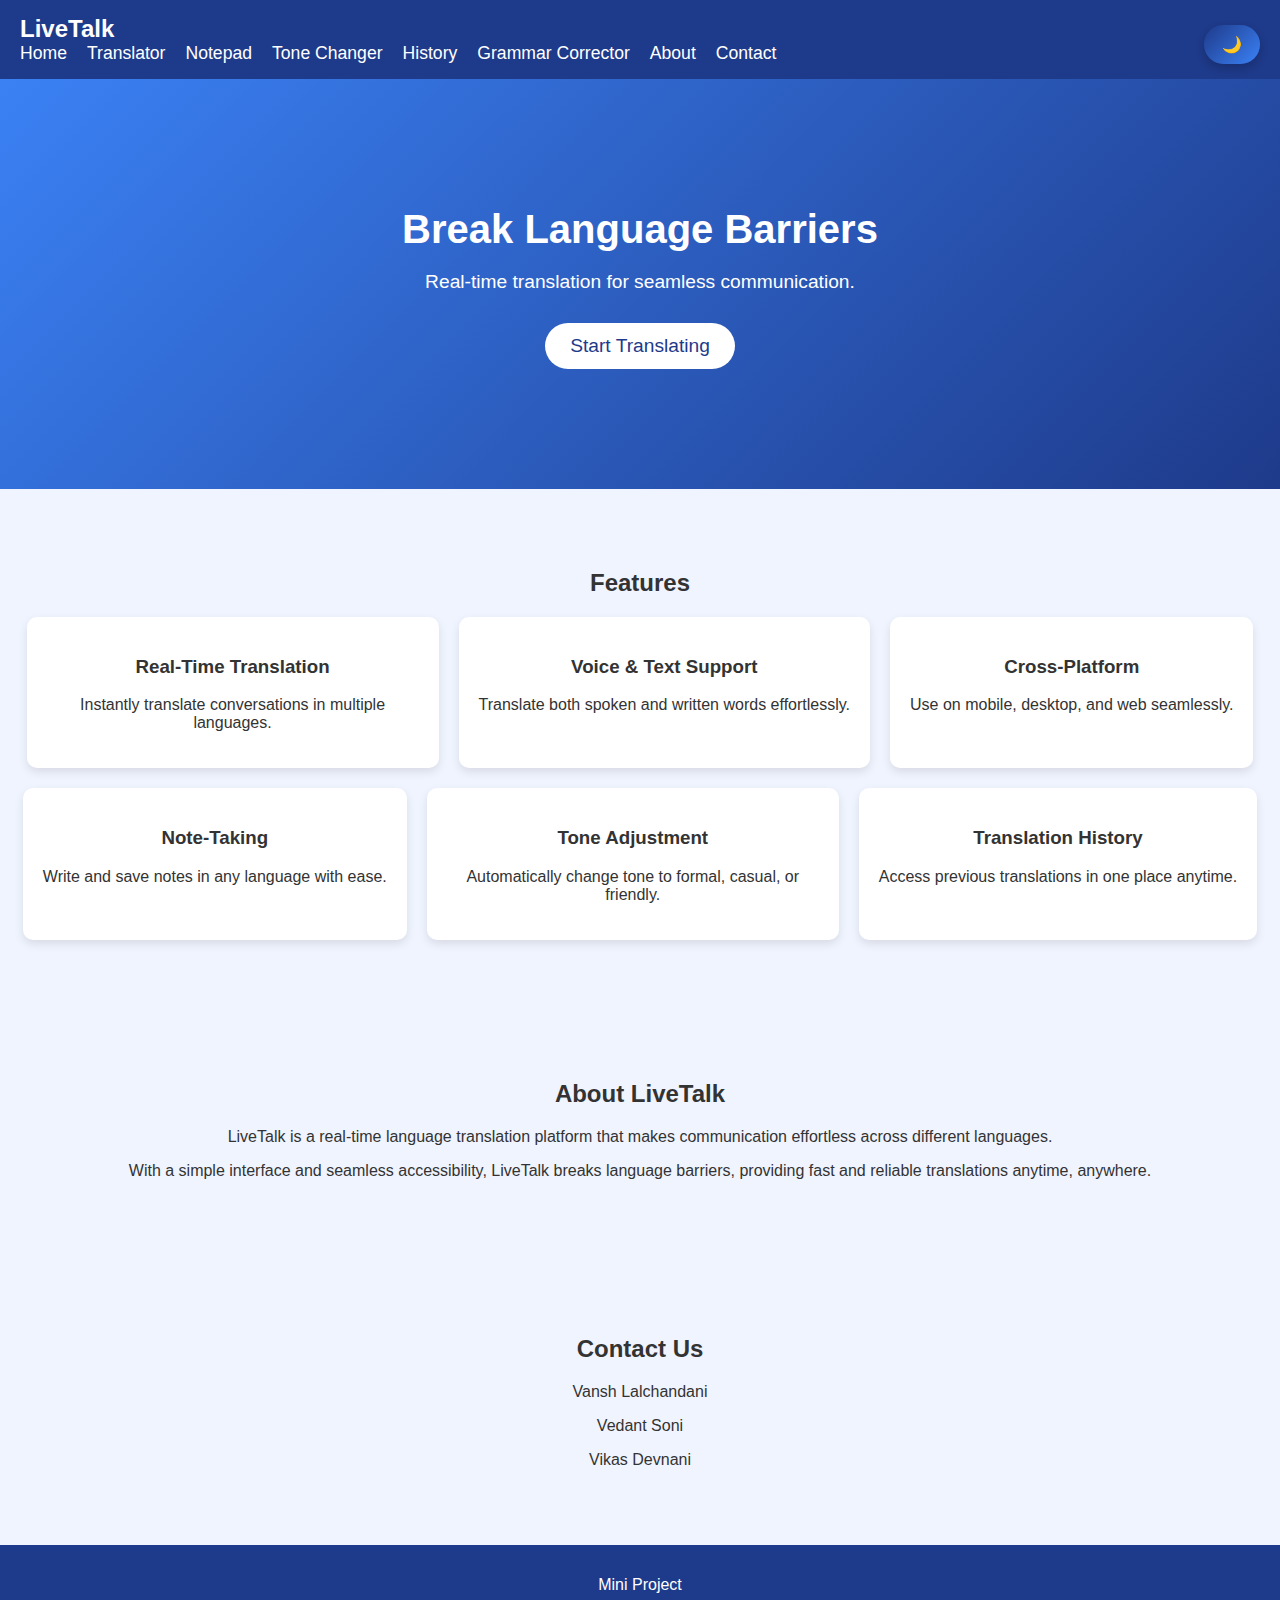
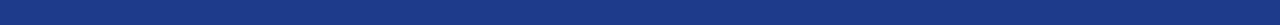
<file: index.html>
<!DOCTYPE html>
<html lang="en">
<head>
  <meta charset="UTF-8" />
  <meta name="viewport" content="width=device-width, initial-scale=1.0"/>
  <title>LiveTalk - Break Language Barriers</title>
  <link rel="stylesheet" href="styles.css" />
  <script defer src="index.js"></script>
</head>
<body>
  <header>
    <nav>
      <div class="logo">LiveTalk</div>
      <ul>
        <li><a href="index.html">Home</a></li>
        <li><a href="translator.html">Translator</a></li>
        <li><a href="notepad.html">Notepad</a></li>
        <li><a href="tone-changer.html">Tone Changer</a></li>
        <li><a href="history.html">History</a></li>
        <li><a href="grammar-corrector.html">Grammar Corrector</a></li>
        <li><a href="#about">About</a></li>
        <li><a href="#contact">Contact</a></li>
      </ul>
    </nav>
    <button id="night-mode-toggle">night</button>
  </header>

  <section class="hero">
    <h1>Break Language Barriers</h1>
    <p>Real-time translation for seamless communication.</p>
    <a href="translator.html"><button>Start Translating</button></a>
  </section>

  <section id="features">
    <h2>Features</h2>
    <div class="feature-grid">
      <div class="feature">
        <h3>Real-Time Translation</h3>
        <p>Instantly translate conversations in multiple languages.</p>
      </div>
      <div class="feature">
        <h3>Voice & Text Support</h3>
        <p>Translate both spoken and written words effortlessly.</p>
      </div>
      <div class="feature">
        <h3>Cross-Platform</h3>
        <p>Use on mobile, desktop, and web seamlessly.</p>
      </div>
      <div class="feature">
        <h3>Note-Taking</h3>
        <p>Write and save notes in any language with ease.</p>
      </div>
      <div class="feature">
        <h3>Tone Adjustment</h3>
        <p>Automatically change tone to formal, casual, or friendly.</p>
      </div>
      <div class="feature">
        <h3>Translation History</h3>
        <p>Access previous translations in one place anytime.</p>
      </div>
    </div>
  </section>

  <section id="about">
    <h2>About LiveTalk</h2>
    <p>LiveTalk is a real-time language translation platform that makes communication effortless across different languages.</p>
    <p>With a simple interface and seamless accessibility, LiveTalk breaks language barriers, providing fast and reliable translations anytime, anywhere.</p>
  </section>

  <section id="contact">
    <h2>Contact Us</h2>
    <p>Vansh Lalchandani</p>
    <p>Vedant Soni</p>
    <p>Vikas Devnani</p>
  </section>

  <footer>
    <p>Mini Project</p>
  </footer>
</body>
</html>
</file>
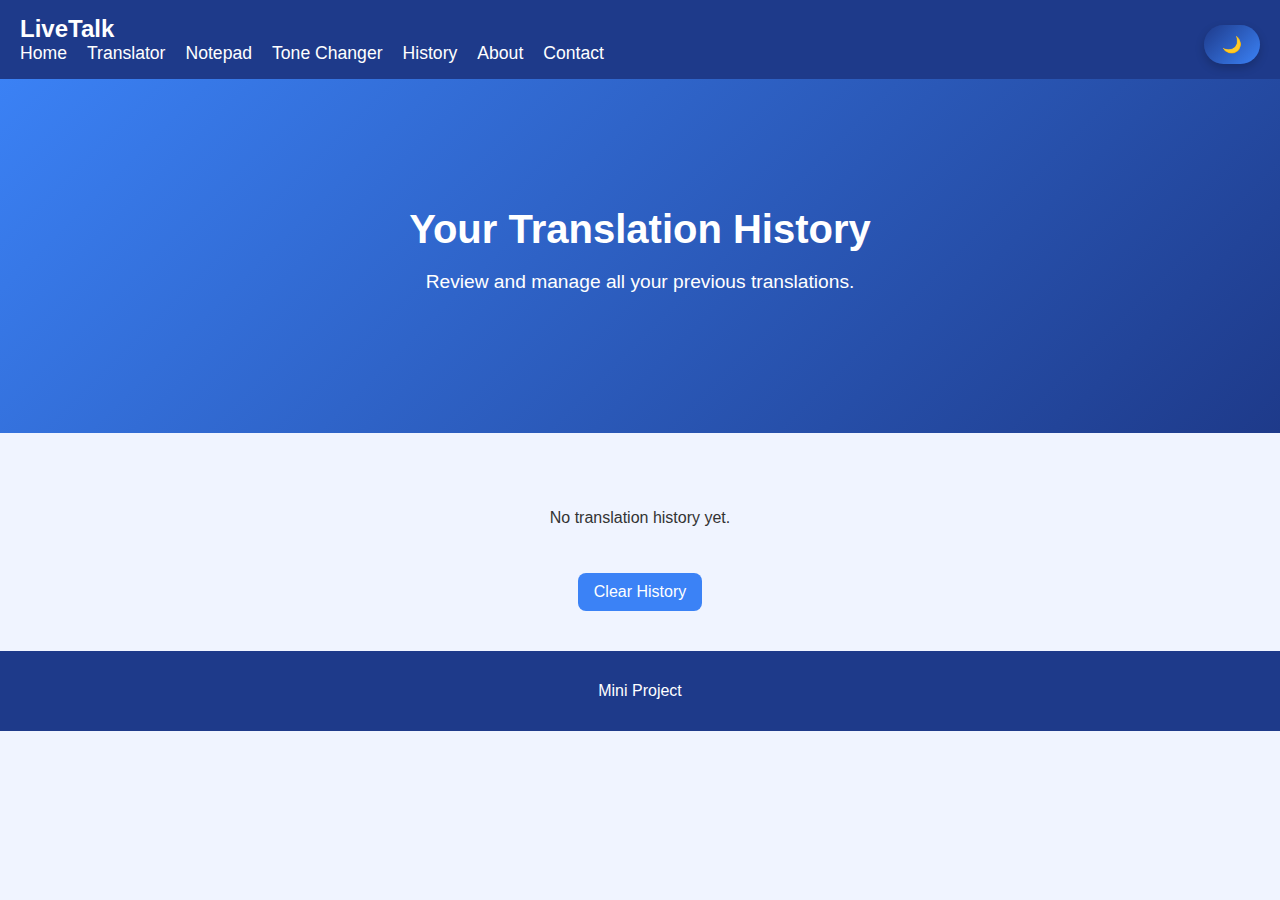
<file: history.html>
<!DOCTYPE html>
<html lang="en">
<head>
  <meta charset="UTF-8" />
  <meta name="viewport" content="width=device-width, initial-scale=1.0"/>
  <title>Translation History - LiveTalk</title>
  <link rel="stylesheet" href="styles.css" />
  <script defer src="history.js"></script>
</head>
<body>
  <header>
    <nav>
      <div class="logo">LiveTalk</div>
      <ul>
        <li><a href="index.html">Home</a></li>
        <li><a href="translator.html">Translator</a></li>
        <li><a href="notepad.html">Notepad</a></li>
        <li><a href="tone-changer.html">Tone Changer</a></li>
        <li><a href="history.html">History</a></li>
        <li><a href="#about">About</a></li>
        <li><a href="#contact">Contact</a></li>
      </ul>
    </nav>
    <button id="night-mode-toggle">🌙</button>
  </header>

  <section id="history" class="hero">
    <h1>Your Translation History</h1>
    <p>Review and manage all your previous translations.</p>
  </section>

  <section id="history-section">
    <div id="history-list"></div>
    <div class="actions">
      <button class="action-btn" id="clear-history">Clear History</button>
    </div>
  </section>

  <footer>
    <p>Mini Project</p>
  </footer>
</body>
</html>
</file>
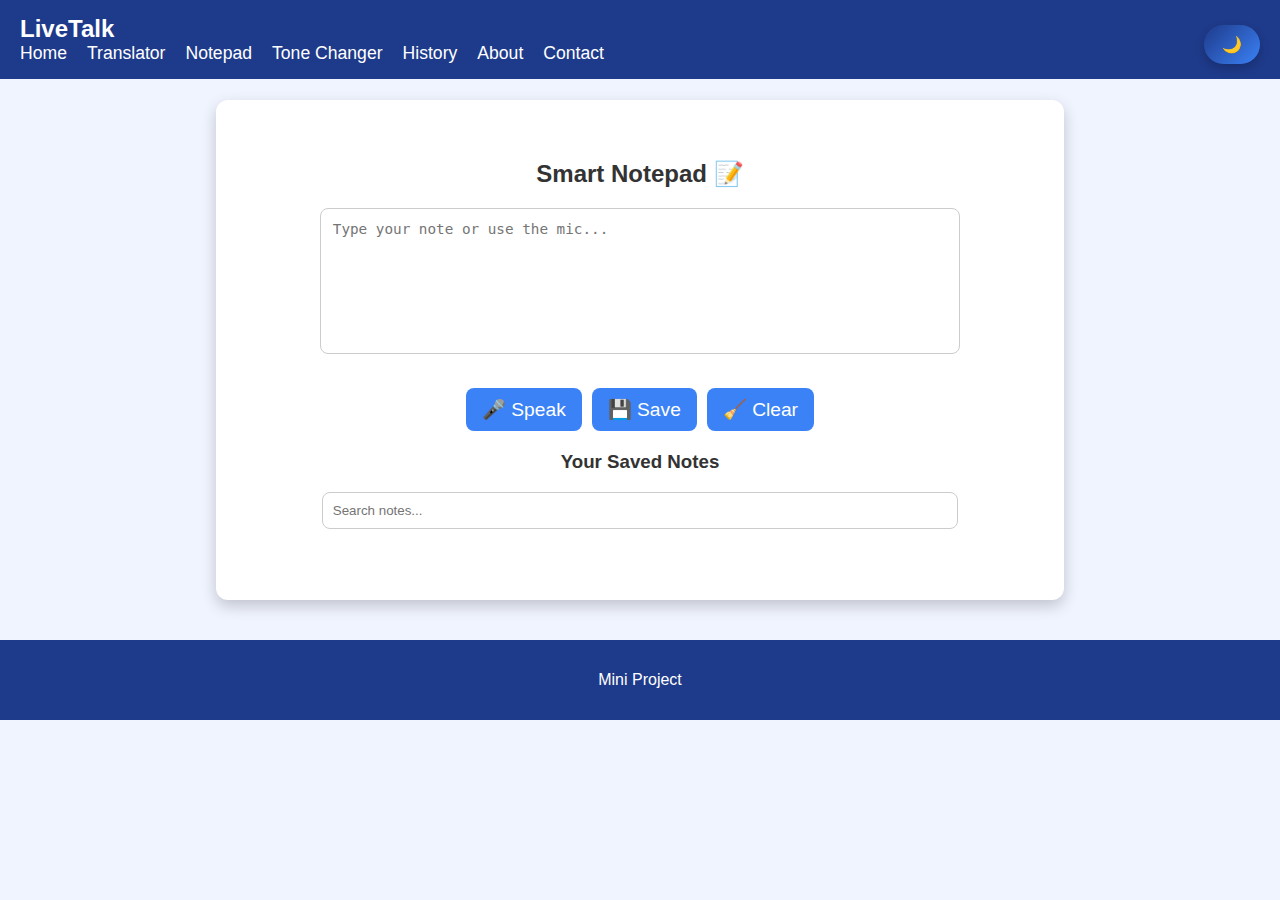
<file: notepad.html>
<!DOCTYPE html>
<html lang="en">
<head>
  <meta charset="UTF-8" />
  <meta name="viewport" content="width=device-width, initial-scale=1.0"/>
  <title>LiveTalk Notepad</title>
  <link rel="stylesheet" href="styles.css" />
  <script defer src="notepad.js"></script>
</head>
<body>
  <header>
    <nav>
      <div class="logo">LiveTalk</div>
      <ul>
        <li><a href="index.html">Home</a></li>
        <li><a href="translator.html">Translator</a></li>
        <li><a href="notepad.html">Notepad</a></li>
        <li><a href="tone-changer.html">Tone Changer</a></li>
        <li><a href="history.html">History</a></li>
        <li><a href="#about">About</a></li>
        <li><a href="#contact">Contact</a></li>
      </ul>
    </nav>
    <button id="night-mode-toggle">🌙</button>
  </header>

  <main>
    <section id="notepad">
      <h2>Smart Notepad 📝</h2>

      <textarea id="note-input" placeholder="Type your note or use the mic..." rows="6"></textarea>

      <div class="actions">
        <button id="speech-to-text-btn">🎤 Speak</button>
        <button id="save-note-btn">💾 Save</button>
        <button id="clear-note-btn">🧹 Clear</button>
      </div>

      <div id="notes-section">
        <h3>Your Saved Notes</h3>
        <input type="text" id="search-notes" placeholder="Search notes..." />
        <ul id="notes-list"></ul>
      </div>
    </section>
  </main>

  <footer>
    <p>Mini Project</p>
  </footer>
</body>
</html>
</file>
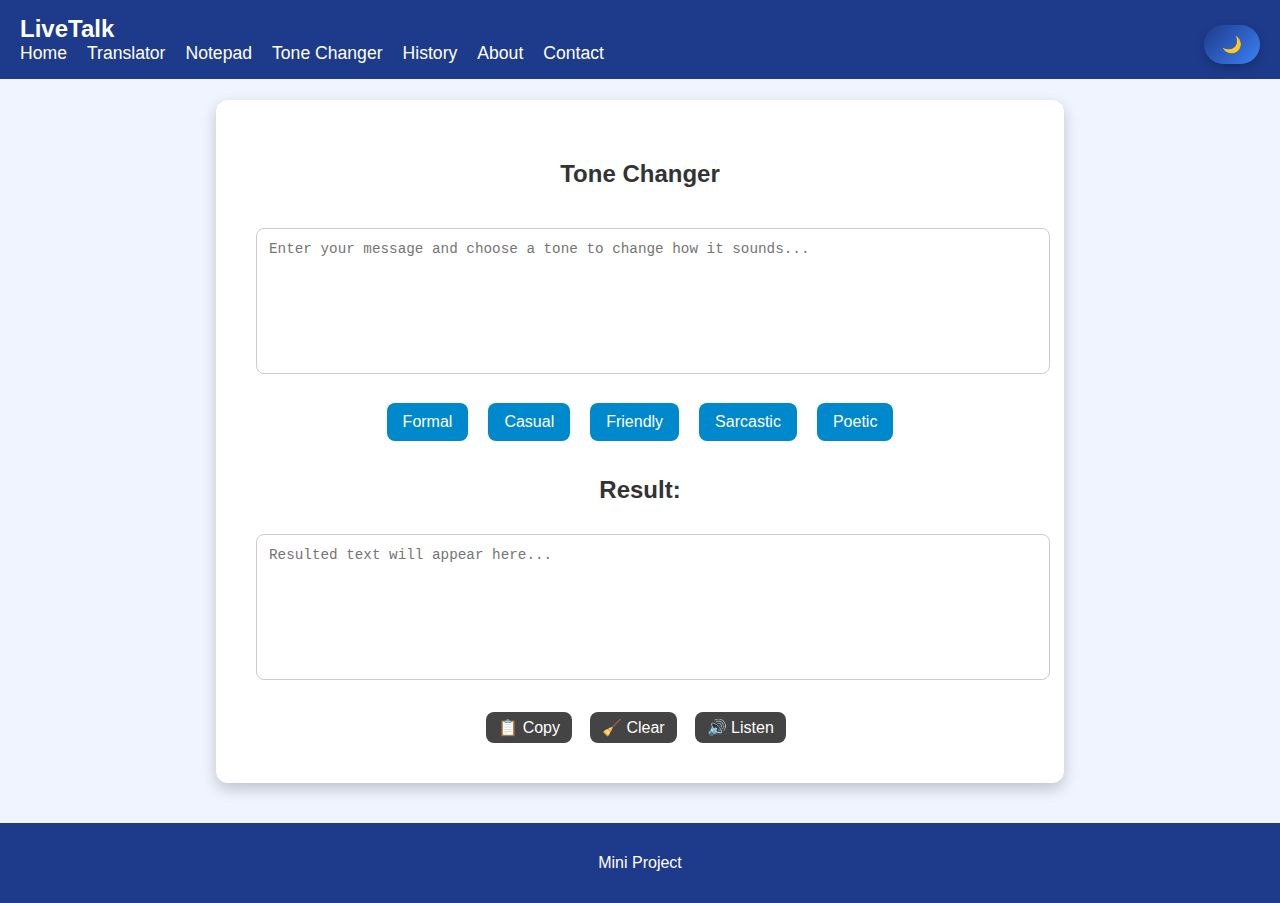
<file: tone-changer.html>
<!DOCTYPE html>
<html lang="en">
<head>
  <meta charset="UTF-8" />
  <meta name="viewport" content="width=device-width, initial-scale=1.0"/>
  <title>Tone Changer - LiveTalk</title>
  <link rel="stylesheet" href="styles.css" />
  <script defer src="tone-changer.js"></script>
  <style>
    .action-btn {
      margin-top: 8px;
      margin-right: 8px;
      padding: 6px 12px;
      border-radius: 8px;
      cursor: pointer;
      border: none;
      background-color: #444;
      color: white;
    }

    .tone-buttons button {
      margin: 5px;
      padding: 10px 16px;
      border-radius: 8px;
      cursor: pointer;
      border: none;
      background-color: #0088cc;
      color: white;
    }

    #tone-output {
      width: 100%;
      min-height: 120px;
      margin-top: 10px;
    }
  </style>
</head>
<body>
  <header>
    <nav>
      <div class="logo">LiveTalk</div>
      <ul>
        <li><a href="index.html">Home</a></li>
        <li><a href="translator.html">Translator</a></li>
        <li><a href="notepad.html">Notepad</a></li>
        <li><a href="tone-changer.html" class="active">Tone Changer</a></li>
        <li><a href="history.html">History</a></li>
        <li><a href="#about">About</a></li>
        <li><a href="#contact">Contact</a></li>
      </ul>
    </nav>
    <button id="night-mode-toggle">🌙</button>
  </header>

  <main>
    <section id="tone-changer">
      <h2>Tone Changer</h2>

      <textarea id="inputText" placeholder="Enter your message and choose a tone to change how it sounds..."></textarea>

      <div class="tone-buttons">
        <button onclick="changeTone('formal')">Formal</button>
        <button onclick="changeTone('casual')">Casual</button>
        <button onclick="changeTone('friendly')">Friendly</button>
        <button onclick="changeTone('sarcastic')">Sarcastic</button>
        <button onclick="changeTone('poetic')">Poetic</button>
      </div>

      <div id="tone-result">
        <h2>Result:</h2>
        <textarea id="tone-output" placeholder="Resulted text will appear here..." readonly></textarea>

        <div class="actions">
          <button id="copy-btn" class="action-btn">📋 Copy</button>
          <button id="clear-btn" class="action-btn">🧹 Clear</button>
          <button id="listen-btn" class="action-btn">🔊 Listen</button>
        </div>
      </div>
    </section>
  </main>

  <footer>
    <p>Mini Project</p>
  </footer>
</body>
</html>
</file>
<file: styles.css>
/* ========== BASE RESET & GENERAL STYLES ========== */
body {
    font-family: Arial, sans-serif;
    background-color: #f0f4ff;
    margin: 0;
    padding: 60px 0 0;
    color: #333;
  }
  
  textarea {
    width: 80%;
    padding: 12px;
    font-size: 1.1em;
    border-radius: 8px;
    border: 1px solid #ccc;
    resize: none;
    min-height: 120px;
    transition: all 0.3s ease-in-out;
  }
  
  textarea:focus {
    border-color: #3B82F6;
    box-shadow: 0 0 10px rgba(59, 130, 246, 0.3);
    outline: none;
  }
  
  button {
    background-color: #3B82F6;
    color: white;
    border: none;
    padding: 10px 16px;
    font-size: 1.2em;
    cursor: pointer;
    border-radius: 8px;
    transition: background-color 0.3s ease;
    margin-top: 10px;
  }
  
  button:hover {
    background-color: black;
  }
  
  .actions {
    margin-top: 20px;
    display: flex;
    gap: 10px;
    justify-content: center;
  }
  
/* ========== HEADER ========== */
header {
  background-color: #1E3A8A;
  padding: 15px 20px;
  display: flex;
  justify-content: space-between;
  align-items: center;
  color: white;
  position: fixed;
  top: 0;
  width: 100%;
  z-index: 1000;
}

.logo {
  font-size: 1.5em;
  font-weight: bold;
}

nav ul {
  list-style: none;
  display: flex;
  gap: 20px;
  margin: 0;
  padding: 0;
}

nav ul li a {
  position: relative;
  text-decoration: none;
  color: white;
  font-size: 1.1em;
  transition: color 0.3s ease;
}

nav ul li a::after {
  content: '';
  position: absolute;
  left: 0;
  bottom: -4px;
  height: 2px;
  width: 0%;
  background-color: #9bbcf9;
  transition: width 0.3s ease;
}

nav ul li a:hover::after {
  width: 100%;
}

/* ========== HERO SECTION ========== */
.hero {
  text-align: center;
  padding: 120px 20px;
  background: linear-gradient(135deg, #3B82F6, #1E3A8A);
  color: white;
}

.hero h1 {
  font-size: 2.5em;
  margin-bottom: 10px;
}

.hero p {
  font-size: 1.2em;
  margin-bottom: 20px;
}

.hero button {
  background-color: white;
  color: #1E3A8A;
  padding: 12px 25px;
  border: none;
  border-radius: 25px;
  font-size: 1.2em;
  cursor: pointer;
  transition: background-color 0.3s ease-in-out, transform 0.3s ease-in-out;
}

.hero button:hover {
  background-color: black;
  color: white;
  transition: background-color 0.3s ease-in-out, transform 0.3s ease-in-out;
}

  /* ========== FEATURES, ABOUT, CONTACT ========== */
  #features,
  #about,
  #contact {
    padding: 60px 20px;
    text-align: center;
  }
  
  .feature-grid {
    display: flex;
    justify-content: center;
    gap: 20px;
    margin-top: 20px;
    flex-wrap: wrap;
  }
  
  .feature {
    background-color: white;
    padding: 20px;
    border-radius: 10px;
    box-shadow: 0px 4px 10px rgba(0, 0, 0, 0.1);
    max-width: 300px;
  }
  
  /* ========== TRANSLATOR PAGE ========== */
  #translator {
    text-align: center;
    background-color: white;
    padding: 40px;
    border-radius: 12px;
    box-shadow: 0px 6px 15px rgba(0, 0, 0, 0.2);
    margin: 40px auto;
    width: 60%;
    transition: all 0.4s ease-in-out;
  }
  
  .language-selection {
    display: flex;
    align-items: center;
    justify-content: center;
    gap: 10px;
    margin-bottom: 15px;
  }
  
  .language-selection label {
    font-size: 1.2em;
    font-weight: bold;
  }
  
  .language-selection select {
    padding: 10px 15px;
    border: 2px solid #1E3A8A;
    border-radius: 8px;
    background-color: #f8f9fa;
    color: #333;
    font-size: 16px;
    cursor: pointer;
    appearance: none;
    outline: none;
  
    background-image: url('data:image/svg+xml;utf8,<svg xmlns="http://www.w3.org/2000/svg" fill="black" viewBox="0 0 24 24"><path d="M7 10l5 5 5-5z"/></svg>');
    background-repeat: no-repeat;
    background-position: right 10px center;
    background-size: 12px;
    padding-right: 30px;
  }
  
  .language-selection select:hover {
    background-color: #e7e7e7;
  }
  
  .language-selection select:focus {
    border-color: #2563eb;
    background-color: #fff;
  }
  
  #swap-languages {
    display: flex;
    align-items: center;
    justify-content: center;
    width: 40px;
    height: 40px;
    background-color: #3B82F6;
    color: white;
    border: none;
    font-size: 1.2em;
    cursor: pointer;
    border-radius: 50%;
    transition: background-color 0.3s ease-in-out, transform 0.3s ease-in-out;
  }
  
  #swap-languages:hover {
    background-color: black;
    transform: scale(1.1);
  }
  
  /* ========== NOTEPAD PAGE ========== */
  #notepad {
    text-align: center;
    background-color: white;
    padding: 40px;
    border-radius: 12px;
    box-shadow: 0px 6px 15px rgba(0, 0, 0, 0.2);
    margin: 40px auto;
    width: 60%;
  }
  
  #notes-section {
    margin-top: 20px;
  }
  
  #search-notes {
    padding: 10px;
    width: 80%;
    margin-bottom: 15px;
    border-radius: 8px;
    border: 1px solid #ccc;
  }

  /* ========== TONE CHANGER PAGE ========== */
  #tone-changer {
  text-align: center;
  background-color: white;
  padding: 40px;
  border-radius: 12px;
  box-shadow: 0px 6px 15px rgba(0, 0, 0, 0.2);
  margin: 40px auto;
  width: 60%;
  transition: all 0.4s ease-in-out;
  }

  #tone-changer textarea {
  width: 100%;
  padding: 12px;
  font-size: 1.1em;
  border-radius: 8px;
  border: 1px solid #ccc;
  resize: none;
  min-height: 120px;
  transition: all 0.3s ease-in-out;
  margin-top: 20px;
  }

  .tone-buttons {
  display: flex;
  justify-content: center;
  gap: 10px;
  flex-wrap: wrap;
  margin-top: 20px;
  }

  .tone-buttons button {
  background-color: #3B82F6;
  color: white;
  border: none;
  padding: 10px 16px;
  font-size: 1em;
  cursor: pointer;
  border-radius: 8px;
  transition: background-color 0.3s ease;
  }

  .tone-buttons button:hover {
  background-color: black;
  }

  #tone-result {
  margin-top: 30px;
  }

  #tone-result h2 {
  margin-bottom: 10px;
  font-size: 1.5em;
  }

  #tone-output {
  width: 100%;
  min-height: 120px;
  padding: 12px;
  font-size: 1.1em;
  border-radius: 8px;
  border: 1px solid #ccc;
  resize: none;
  background-color: white;
  }

.actions {
  margin-top: 20px;
  display: flex;
  gap: 10px;
  justify-content: center;
  }

  .action-btn {
  padding: 10px 16px;
  font-size: 1em;
  border: none;
  border-radius: 8px;
  background-color: #3B82F6;
  color: white;
  cursor: pointer;
  transition: background-color 0.3s ease;
  }

  .action-btn:hover {
  background-color: black;
  }

/* ========== HISTORY PAGE ========== */
#history-section {
  padding: 40px 20px;
  text-align: center;
}

#history-list {
  display: flex;
  flex-direction: column;
  gap: 20px;
  max-width: 800px;
  margin: 20px auto 0;
}

.history-item {
  background-color: white;
  padding: 20px;
  border-radius: 12px;
  box-shadow: 0px 4px 12px rgba(0, 0, 0, 0.1);
  text-align: left;
  transition: all 0.3s ease;
}

.history-item:hover {
  transform: scale(1.02);
}

.history-original,
.history-translated {
  margin-bottom: 10px;
  font-size: 1.1em;
  line-height: 1.5;
}

.history-original strong {
  color: #1E3A8A;
}

.history-meta {
  font-size: 0.9em;
  color: #777;
}

/* ========== GRAMMAR CORRECTOR PAGE ========== */
#grammar-corrector {
  text-align: center;
  background-color: white;
  padding: 40px;
  border-radius: 12px;
  box-shadow: 0px 6px 15px rgba(0, 0, 0, 0.2);
  margin: 40px auto;
  width: 60%;
}

#grammar-corrector textarea {
  width: 80%;
  padding: 12px;
  font-size: 1.1em;
  border-radius: 8px;
  border: 1px solid #ccc;
  resize: none;
  min-height: 120px;
  transition: all 0.3s ease-in-out;
}

#grammar-corrector textarea:focus {
  border-color: #3B82F6;
  box-shadow: 0 0 10px rgba(59, 130, 246, 0.3);
  outline: none;
}

#grammar-corrector .actions {
  margin-top: 20px;
  display: flex;
  gap: 10px;
  justify-content: center;
}

  /* ========== FOOTER ========== */
  footer {
    background-color: #1E3A8A;
    color: white;
    text-align: center;
    padding: 15px 0;
  }
  
  /* ========== DARK MODE ========== */
  .dark-mode {
    background-color: #121212;
    color: #e0e0e0;
    transition: background-color 0.5s, color 0.5s;
  }
  
  .dark-mode header,
  .dark-mode footer {
    background-color: #1f1f1f;
  }
  
  .dark-mode nav ul li a {
    color: #9bbcf9;
  }

  .dark-mode .hero {
    background: linear-gradient(135deg, #222831, #171c23);
  }
  
  .dark-mode .hero button,
  .dark-mode button {
    background-color: #2c2c2c;
    color: #e0e0e0;
    border: 1px solid #555;
  }

  .dark-mode button:hover {
    background-color: #1e1e1e ;
  }
  .dark-mode textarea,
  .dark-mode #grammar-corrector textarea,
  .dark-mode #search-notes,
  .dark-mode #inputText ,
  .dark-mode #tone-output {
  background-color: #252525;
  color: #e0e0e0;
  border: 1px solid #444;
  }

  .dark-mode #translator,
  .dark-mode #notepad,
  .dark-mode #grammar-corrector,
  .dark-mode #tone-changer,
  .dark-mode #history,
  .dark-mode .feature {
    background-color: #1e1e1e;
    color: white;
    box-shadow: 0px 6px 15px rgba(255, 255, 255, 0.05);
  }
  
  .dark-mode #swap-languages {
    background-color: #222831;
    color: #9bbcf9;
    border: 2px solid #9bbcf9;
  }
  
  .dark-mode #swap-languages:hover {
    background-color: #9bbcf9;
    color: #222831;
  }
  
  
  /* ========== NIGHT MODE TOGGLE ========== */
  #night-mode-toggle {
    position: fixed;
    top: 15px;
    right: 20px;
    background: linear-gradient(135deg, #1e3a8a, #3b82f6);
    color: white;
    border: none;
    padding: 10px 18px;
    font-size: 1em;
    font-weight: bold;
    cursor: pointer;
    border-radius: 30px;
    transition: all 0.4s ease-in-out;
    box-shadow: 0 4px 10px rgba(0, 0, 0, 0.2);
    z-index: 1100;
    display: flex;
    align-items: center;
    gap: 8px;
  }
  
  #night-mode-toggle:hover {
    background: linear-gradient(135deg, #2563eb, #1e40af);
    box-shadow: 0 0 5px rgba(59, 130, 246, 0.6);
  }
  
/* ========== RESPONSIVE MEDIA QUERIES ========== */

/* Mobile devices: 0 - 599px */
@media (max-width: 599px) {
  body {
    font-size: 14px;
    padding-top: 70px;
  }

  header,
  footer {
    flex-direction: column;
    text-align: center;
  }

  nav ul {
    flex-direction: column;
    gap: 10px;
  }

  .hero h1 {
    font-size: 2em;
  }

  .hero p {
    font-size: 1em;
  }

  .hero button {
    font-size: 1em;
    padding: 10px 20px;
  }

  #translator,
  #notepad,
  #tone-changer,
  #history-list {
    width: 90%;
    margin: 20px auto;
    padding: 20px;
  }

  .feature-grid {
    flex-direction: column;
    align-items: center;
  }

  .feature {
    max-width: 100%;
  }

  textarea,
  #search-notes,
  .language-selection select,
  .tone-buttons button {
    width: 100%;
  }

  #night-mode-toggle {
    top: 10px;
    right: 10px;
    padding: 6px 12px;
    font-size: 0.85em;
  }

  .language-selection {
    flex-direction: column;
    gap: 8px;
  }

  .tone-buttons {
    flex-direction: column;
  }

  .actions {
    flex-direction: column;
  }
}

/* Tablets: 600px - 767px */
@media (min-width: 600px) and (max-width: 767px) {
  .feature {
    max-width: 90%;
  }

  #translator,
  #notepad,
  #tone-changer {
    width: 85%;
  }

  textarea,
  #search-notes {
    width: 90%;
  }
}

@media (max-width: 1024px) {
  nav {
    display: flex;
    justify-content: center;
    background-color: #1E3A8A;
    position: relative;
    padding: 10px 0;
  }

  .dark-mode nav {
    background-color: #1f1f1f;
  }

  nav ul {
    display: flex;
    flex-direction: column;
    gap: 0;
    background-color: #1E3A8A;
    width: 100%;
    position: absolute;
    top: 100%;
    left: 0;
    transform: translateY(-200%);
    transition: transform 0.3s ease;
    z-index: 999;
  }

  .dark-mode nav ul {
    background-color: #1f1f1f;
  }

  nav:hover ul {
    transform: translateY(0);
  }

  nav ul li {
    text-align: center;
    border-bottom: 1px solid rgba(255, 255, 255, 0.1);
  }

  .dark-mode nav ul li {
    border-bottom: 1px solid rgba(255, 255, 255, 0.08);
  }

  nav ul li a {
    display: block;
    padding: 15px 0;
    color: white;
    text-decoration: none;
    font-weight: 500;
    position: relative;
  }

  .dark-mode nav ul li a {
    color: #9bbcf9;
  }

  .logo {
    position: relative;
    color: white;
    font-weight: bold;
    font-size: 1.5em;
    padding-right: 25px; 
    display: inline-block;
  }

  .dark-mode .logo {
    color: white;
  }

  .logo::after {
    content: "▾";
    font-size: 0.7em;
    position: absolute;
    right: 0;
    top: 50%;
    transform: translateY(-50%) rotate(0deg);
    color: white;
    transition: transform 0.3s ease;
    pointer-events: none;
  }

  .dark-mode .logo::after {
    color: #9bbcf9;
  }

  nav:hover .logo::after {
    transform: translateY(-50%) rotate(180deg);
  }

  nav ul li a::after {
    content: '';
    position: absolute;
    left: 0;
    top: 0;
    height: 100%;
    width: 0%;
    background-color: #334e9e;
    z-index: -1;
    transition: width 0.3s ease;
  }

  .dark-mode nav ul li a::after {
    background-color: #2c2c2c;
  }

  nav ul li a:hover::after {
    width: 100%;
  }
}


/* Desktops: 1024px and up */
@media (min-width: 1024px) {
  .feature {
    max-width: 30%;
  }

  #translator,
  #notepad,
  #tone-changer {
    width: 60%;
  }

  textarea,
  #search-notes {
    width: 80%;
  }
}
</file>
